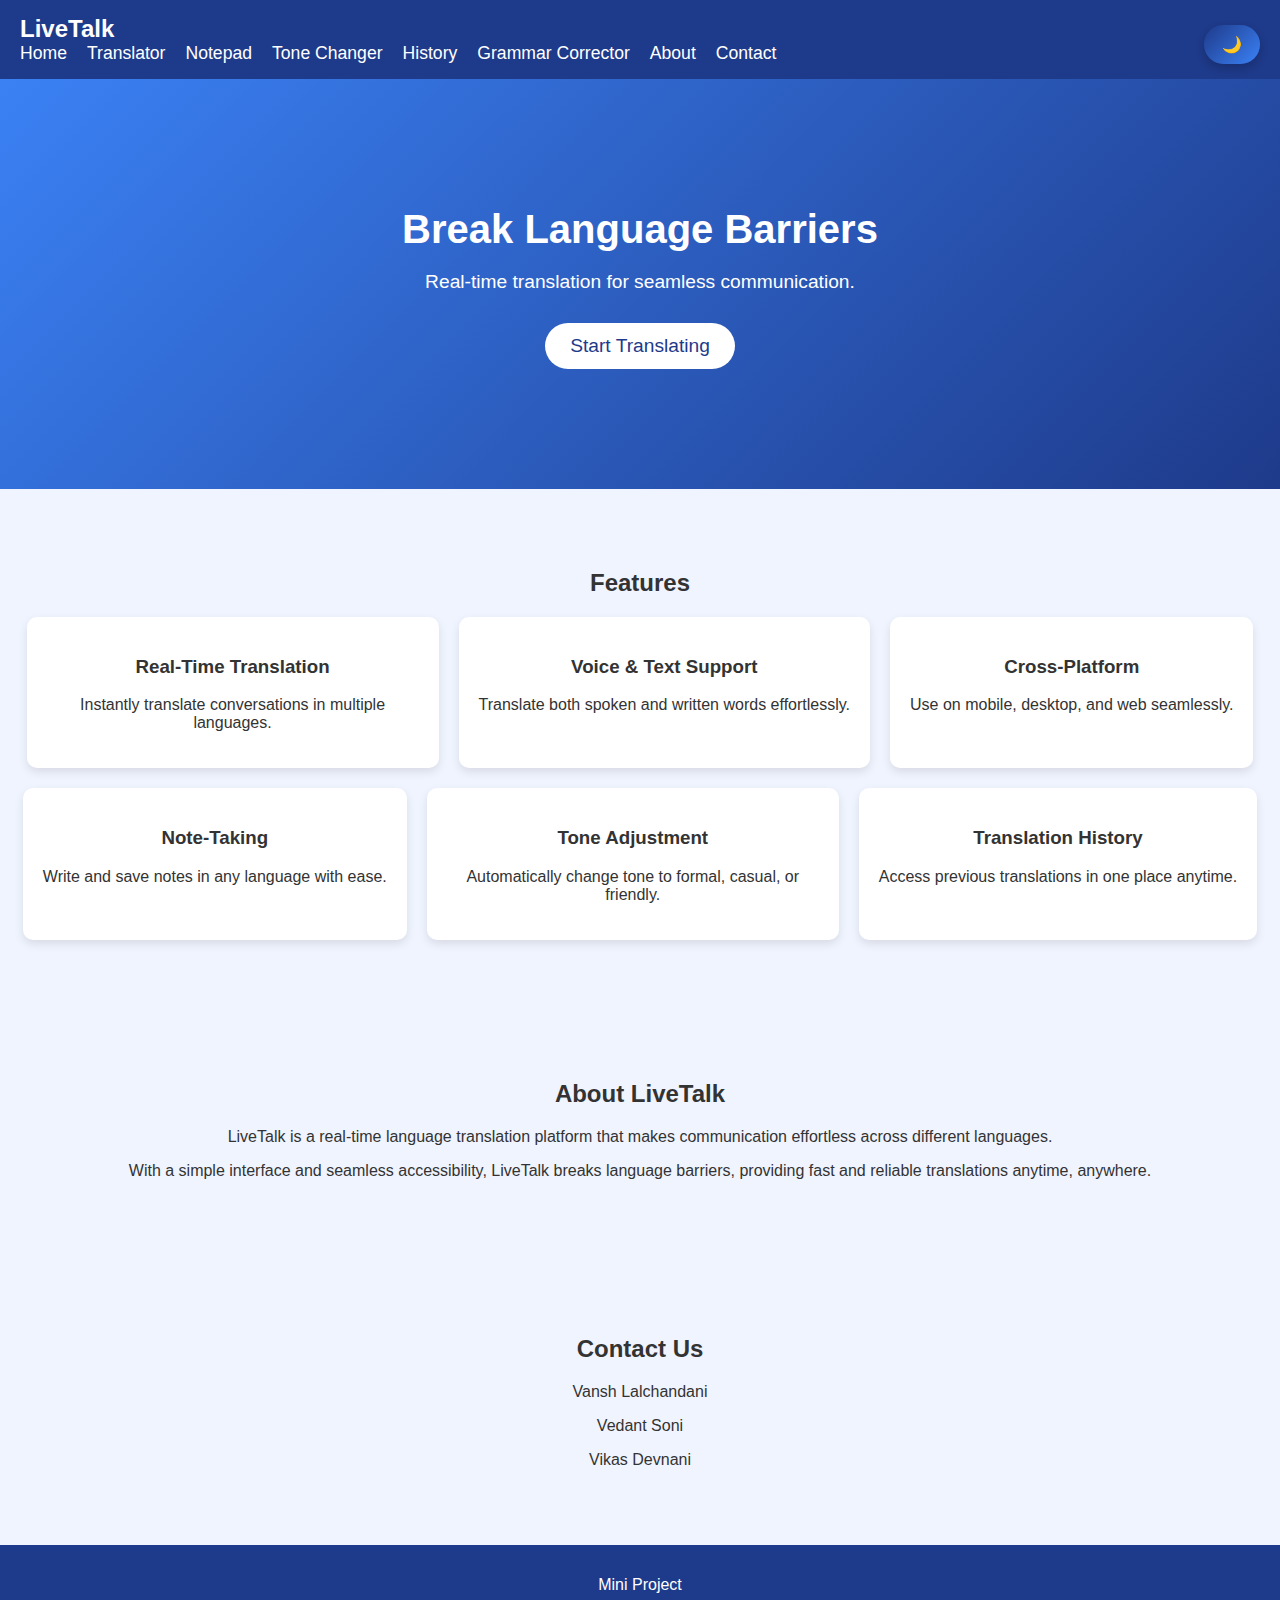
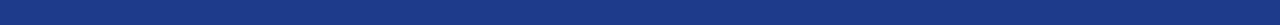
<file: index.html>
<!DOCTYPE html>
<html lang="en">
<head>
  <meta charset="UTF-8" />
  <meta name="viewport" content="width=device-width, initial-scale=1.0"/>
  <title>LiveTalk - Break Language Barriers</title>
  <link rel="stylesheet" href="styles.css" />
  <script defer src="index.js"></script>
</head>
<body>
  <header>
    <nav>
      <div class="logo">LiveTalk</div>
      <ul>
        <li><a href="index.html">Home</a></li>
        <li><a href="translator.html">Translator</a></li>
        <li><a href="notepad.html">Notepad</a></li>
        <li><a href="tone-changer.html">Tone Changer</a></li>
        <li><a href="history.html">History</a></li>
        <li><a href="grammar-corrector.html">Grammar Corrector</a></li>
        <li><a href="#about">About</a></li>
        <li><a href="#contact">Contact</a></li>
      </ul>
    </nav>
    <button id="night-mode-toggle">night</button>
  </header>

  <section class="hero">
    <h1>Break Language Barriers</h1>
    <p>Real-time translation for seamless communication.</p>
    <a href="translator.html"><button>Start Translating</button></a>
  </section>

  <section id="features">
    <h2>Features</h2>
    <div class="feature-grid">
      <div class="feature">
        <h3>Real-Time Translation</h3>
        <p>Instantly translate conversations in multiple languages.</p>
      </div>
      <div class="feature">
        <h3>Voice & Text Support</h3>
        <p>Translate both spoken and written words effortlessly.</p>
      </div>
      <div class="feature">
        <h3>Cross-Platform</h3>
        <p>Use on mobile, desktop, and web seamlessly.</p>
      </div>
      <div class="feature">
        <h3>Note-Taking</h3>
        <p>Write and save notes in any language with ease.</p>
      </div>
      <div class="feature">
        <h3>Tone Adjustment</h3>
        <p>Automatically change tone to formal, casual, or friendly.</p>
      </div>
      <div class="feature">
        <h3>Translation History</h3>
        <p>Access previous translations in one place anytime.</p>
      </div>
    </div>
  </section>

  <section id="about">
    <h2>About LiveTalk</h2>
    <p>LiveTalk is a real-time language translation platform that makes communication effortless across different languages.</p>
    <p>With a simple interface and seamless accessibility, LiveTalk breaks language barriers, providing fast and reliable translations anytime, anywhere.</p>
  </section>

  <section id="contact">
    <h2>Contact Us</h2>
    <p>Vansh Lalchandani</p>
    <p>Vedant Soni</p>
    <p>Vikas Devnani</p>
  </section>

  <footer>
    <p>Mini Project</p>
  </footer>
</body>
</html>
</file>
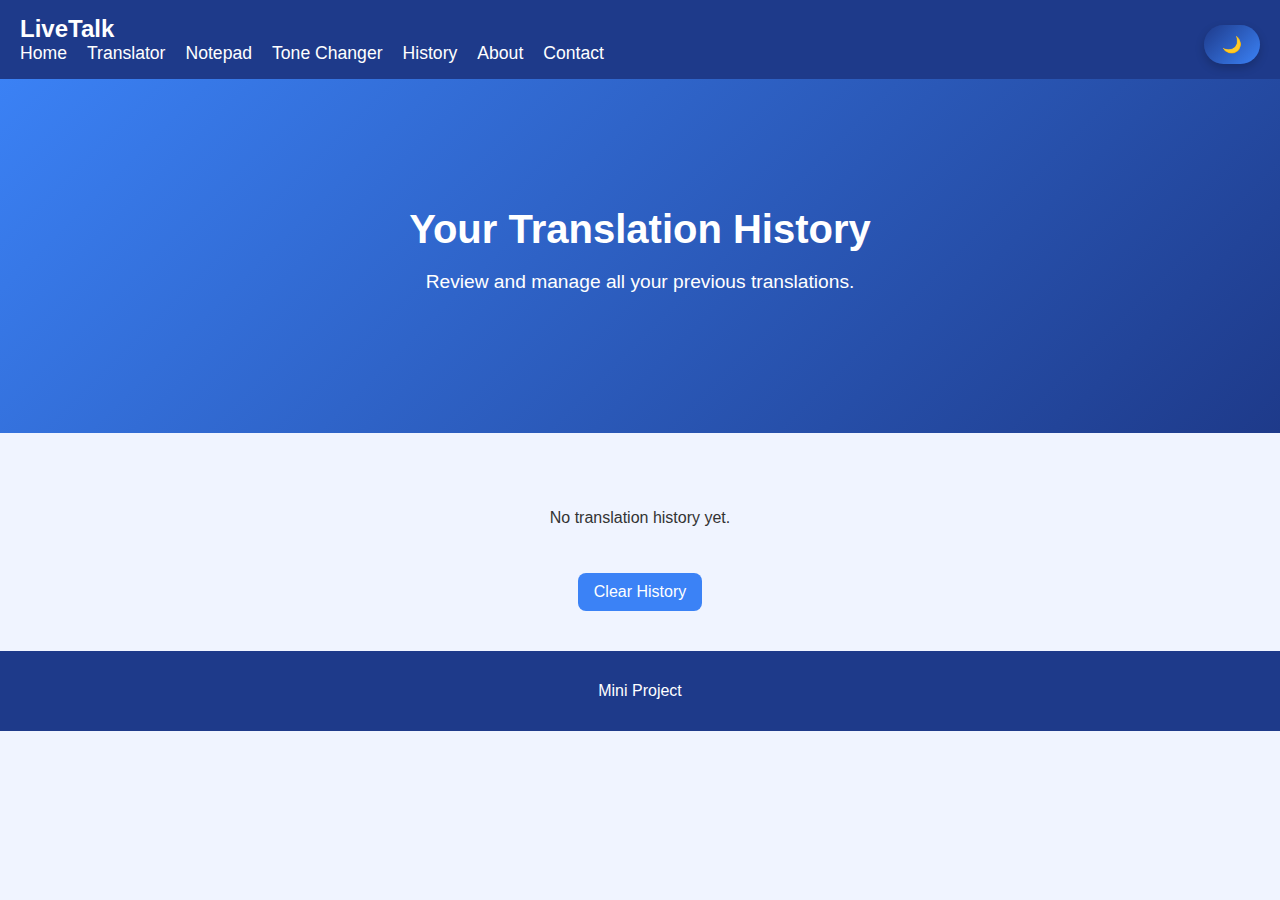
<file: history.html>
<!DOCTYPE html>
<html lang="en">
<head>
  <meta charset="UTF-8" />
  <meta name="viewport" content="width=device-width, initial-scale=1.0"/>
  <title>Translation History - LiveTalk</title>
  <link rel="stylesheet" href="styles.css" />
  <script defer src="history.js"></script>
</head>
<body>
  <header>
    <nav>
      <div class="logo">LiveTalk</div>
      <ul>
        <li><a href="index.html">Home</a></li>
        <li><a href="translator.html">Translator</a></li>
        <li><a href="notepad.html">Notepad</a></li>
        <li><a href="tone-changer.html">Tone Changer</a></li>
        <li><a href="history.html">History</a></li>
        <li><a href="#about">About</a></li>
        <li><a href="#contact">Contact</a></li>
      </ul>
    </nav>
    <button id="night-mode-toggle">🌙</button>
  </header>

  <section id="history" class="hero">
    <h1>Your Translation History</h1>
    <p>Review and manage all your previous translations.</p>
  </section>

  <section id="history-section">
    <div id="history-list"></div>
    <div class="actions">
      <button class="action-btn" id="clear-history">Clear History</button>
    </div>
  </section>

  <footer>
    <p>Mini Project</p>
  </footer>
</body>
</html>
</file>
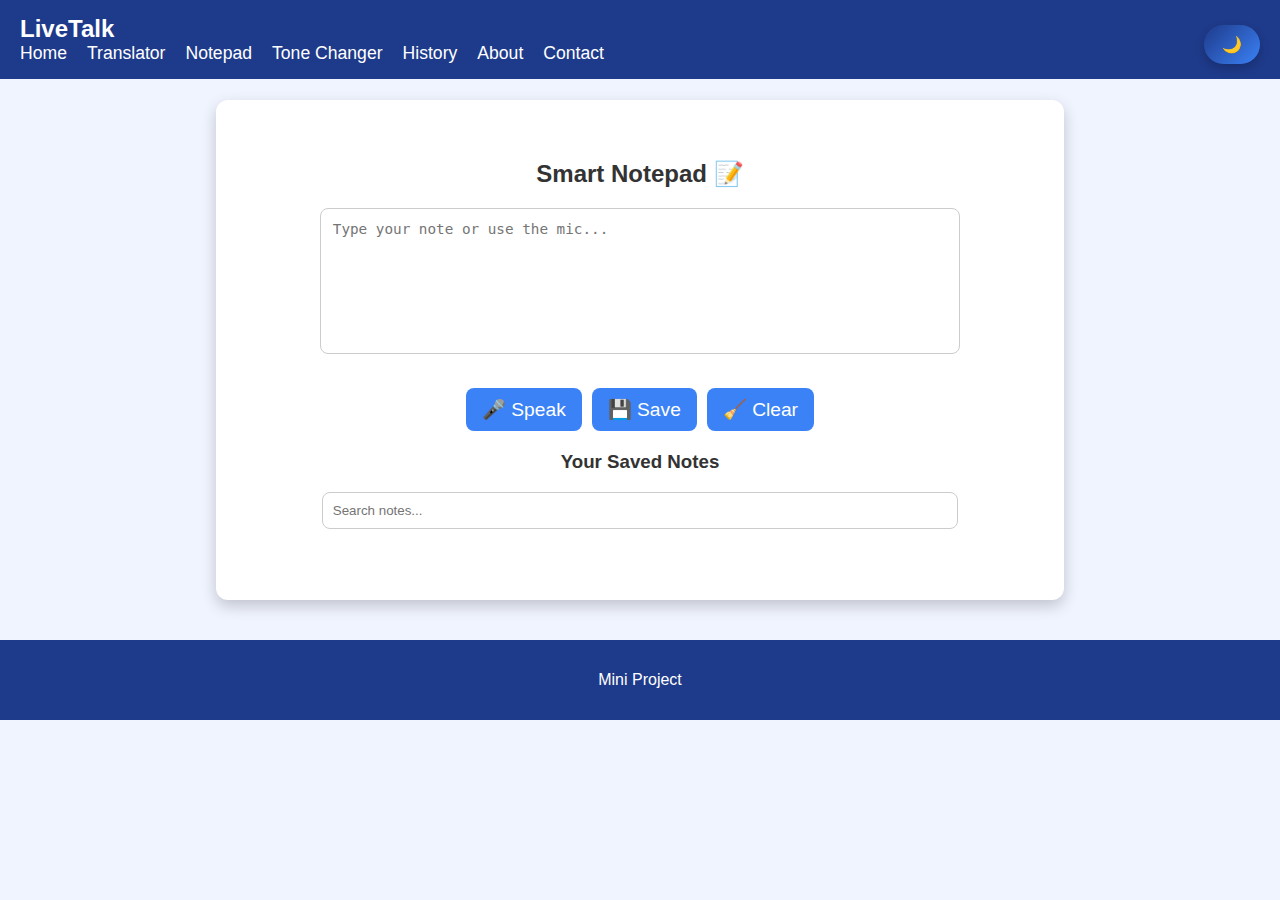
<file: notepad.html>
<!DOCTYPE html>
<html lang="en">
<head>
  <meta charset="UTF-8" />
  <meta name="viewport" content="width=device-width, initial-scale=1.0"/>
  <title>LiveTalk Notepad</title>
  <link rel="stylesheet" href="styles.css" />
  <script defer src="notepad.js"></script>
</head>
<body>
  <header>
    <nav>
      <div class="logo">LiveTalk</div>
      <ul>
        <li><a href="index.html">Home</a></li>
        <li><a href="translator.html">Translator</a></li>
        <li><a href="notepad.html">Notepad</a></li>
        <li><a href="tone-changer.html">Tone Changer</a></li>
        <li><a href="history.html">History</a></li>
        <li><a href="#about">About</a></li>
        <li><a href="#contact">Contact</a></li>
      </ul>
    </nav>
    <button id="night-mode-toggle">🌙</button>
  </header>

  <main>
    <section id="notepad">
      <h2>Smart Notepad 📝</h2>

      <textarea id="note-input" placeholder="Type your note or use the mic..." rows="6"></textarea>

      <div class="actions">
        <button id="speech-to-text-btn">🎤 Speak</button>
        <button id="save-note-btn">💾 Save</button>
        <button id="clear-note-btn">🧹 Clear</button>
      </div>

      <div id="notes-section">
        <h3>Your Saved Notes</h3>
        <input type="text" id="search-notes" placeholder="Search notes..." />
        <ul id="notes-list"></ul>
      </div>
    </section>
  </main>

  <footer>
    <p>Mini Project</p>
  </footer>
</body>
</html>
</file>
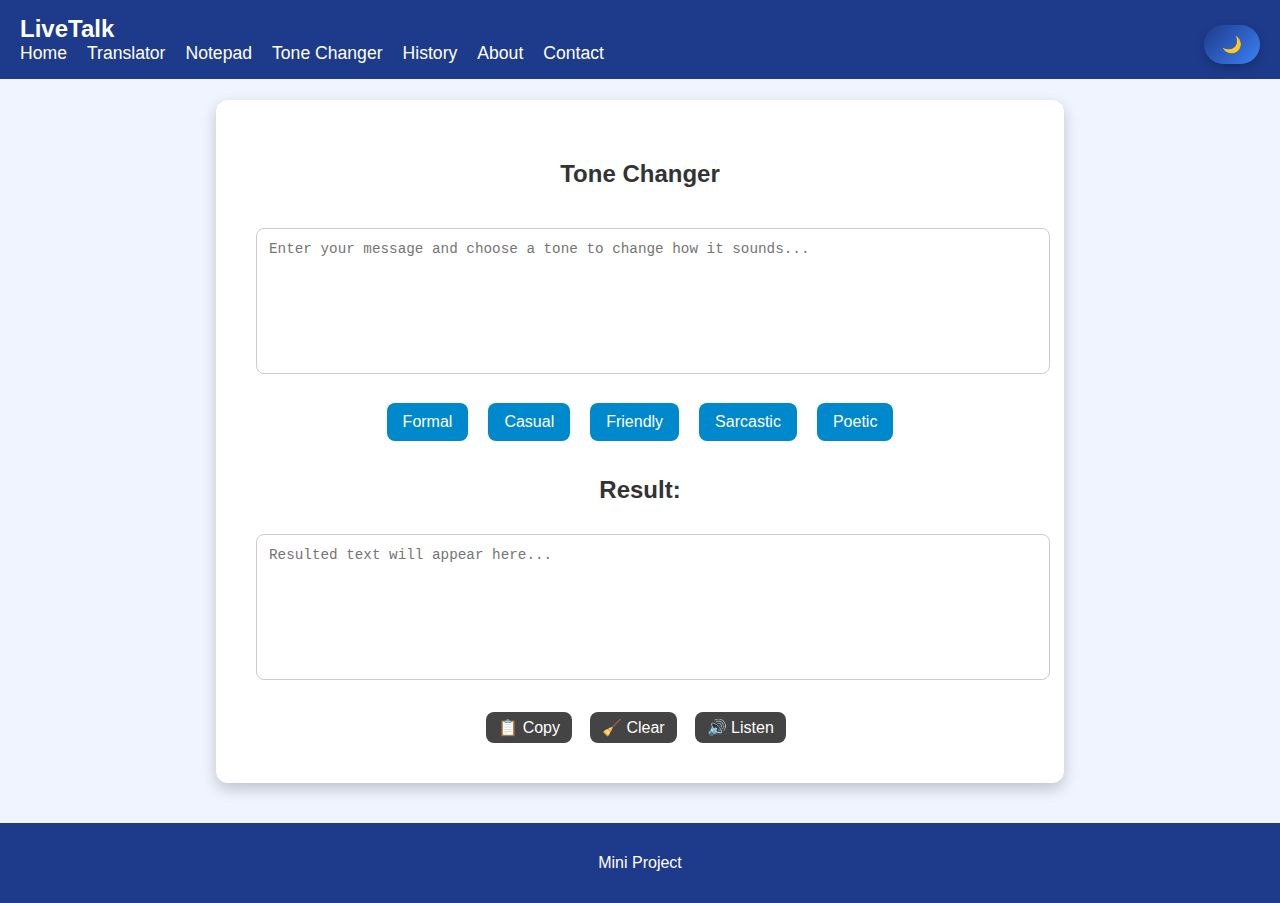
<file: tone-changer.html>
<!DOCTYPE html>
<html lang="en">
<head>
  <meta charset="UTF-8" />
  <meta name="viewport" content="width=device-width, initial-scale=1.0"/>
  <title>Tone Changer - LiveTalk</title>
  <link rel="stylesheet" href="styles.css" />
  <script defer src="tone-changer.js"></script>
  <style>
    .action-btn {
      margin-top: 8px;
      margin-right: 8px;
      padding: 6px 12px;
      border-radius: 8px;
      cursor: pointer;
      border: none;
      background-color: #444;
      color: white;
    }

    .tone-buttons button {
      margin: 5px;
      padding: 10px 16px;
      border-radius: 8px;
      cursor: pointer;
      border: none;
      background-color: #0088cc;
      color: white;
    }

    #tone-output {
      width: 100%;
      min-height: 120px;
      margin-top: 10px;
    }
  </style>
</head>
<body>
  <header>
    <nav>
      <div class="logo">LiveTalk</div>
      <ul>
        <li><a href="index.html">Home</a></li>
        <li><a href="translator.html">Translator</a></li>
        <li><a href="notepad.html">Notepad</a></li>
        <li><a href="tone-changer.html" class="active">Tone Changer</a></li>
        <li><a href="history.html">History</a></li>
        <li><a href="#about">About</a></li>
        <li><a href="#contact">Contact</a></li>
      </ul>
    </nav>
    <button id="night-mode-toggle">🌙</button>
  </header>

  <main>
    <section id="tone-changer">
      <h2>Tone Changer</h2>

      <textarea id="inputText" placeholder="Enter your message and choose a tone to change how it sounds..."></textarea>

      <div class="tone-buttons">
        <button onclick="changeTone('formal')">Formal</button>
        <button onclick="changeTone('casual')">Casual</button>
        <button onclick="changeTone('friendly')">Friendly</button>
        <button onclick="changeTone('sarcastic')">Sarcastic</button>
        <button onclick="changeTone('poetic')">Poetic</button>
      </div>

      <div id="tone-result">
        <h2>Result:</h2>
        <textarea id="tone-output" placeholder="Resulted text will appear here..." readonly></textarea>

        <div class="actions">
          <button id="copy-btn" class="action-btn">📋 Copy</button>
          <button id="clear-btn" class="action-btn">🧹 Clear</button>
          <button id="listen-btn" class="action-btn">🔊 Listen</button>
        </div>
      </div>
    </section>
  </main>

  <footer>
    <p>Mini Project</p>
  </footer>
</body>
</html>
</file>
<file: styles.css>
/* ========== BASE RESET & GENERAL STYLES ========== */
body {
    font-family: Arial, sans-serif;
    background-color: #f0f4ff;
    margin: 0;
    padding: 60px 0 0;
    color: #333;
  }
  
  textarea {
    width: 80%;
    padding: 12px;
    font-size: 1.1em;
    border-radius: 8px;
    border: 1px solid #ccc;
    resize: none;
    min-height: 120px;
    transition: all 0.3s ease-in-out;
  }
  
  textarea:focus {
    border-color: #3B82F6;
    box-shadow: 0 0 10px rgba(59, 130, 246, 0.3);
    outline: none;
  }
  
  button {
    background-color: #3B82F6;
    color: white;
    border: none;
    padding: 10px 16px;
    font-size: 1.2em;
    cursor: pointer;
    border-radius: 8px;
    transition: background-color 0.3s ease;
    margin-top: 10px;
  }
  
  button:hover {
    background-color: black;
  }
  
  .actions {
    margin-top: 20px;
    display: flex;
    gap: 10px;
    justify-content: center;
  }
  
/* ========== HEADER ========== */
header {
  background-color: #1E3A8A;
  padding: 15px 20px;
  display: flex;
  justify-content: space-between;
  align-items: center;
  color: white;
  position: fixed;
  top: 0;
  width: 100%;
  z-index: 1000;
}

.logo {
  font-size: 1.5em;
  font-weight: bold;
}

nav ul {
  list-style: none;
  display: flex;
  gap: 20px;
  margin: 0;
  padding: 0;
}

nav ul li a {
  position: relative;
  text-decoration: none;
  color: white;
  font-size: 1.1em;
  transition: color 0.3s ease;
}

nav ul li a::after {
  content: '';
  position: absolute;
  left: 0;
  bottom: -4px;
  height: 2px;
  width: 0%;
  background-color: #9bbcf9;
  transition: width 0.3s ease;
}

nav ul li a:hover::after {
  width: 100%;
}

/* ========== HERO SECTION ========== */
.hero {
  text-align: center;
  padding: 120px 20px;
  background: linear-gradient(135deg, #3B82F6, #1E3A8A);
  color: white;
}

.hero h1 {
  font-size: 2.5em;
  margin-bottom: 10px;
}

.hero p {
  font-size: 1.2em;
  margin-bottom: 20px;
}

.hero button {
  background-color: white;
  color: #1E3A8A;
  padding: 12px 25px;
  border: none;
  border-radius: 25px;
  font-size: 1.2em;
  cursor: pointer;
  transition: background-color 0.3s ease-in-out, transform 0.3s ease-in-out;
}

.hero button:hover {
  background-color: black;
  color: white;
  transition: background-color 0.3s ease-in-out, transform 0.3s ease-in-out;
}

  /* ========== FEATURES, ABOUT, CONTACT ========== */
  #features,
  #about,
  #contact {
    padding: 60px 20px;
    text-align: center;
  }
  
  .feature-grid {
    display: flex;
    justify-content: center;
    gap: 20px;
    margin-top: 20px;
    flex-wrap: wrap;
  }
  
  .feature {
    background-color: white;
    padding: 20px;
    border-radius: 10px;
    box-shadow: 0px 4px 10px rgba(0, 0, 0, 0.1);
    max-width: 300px;
  }
  
  /* ========== TRANSLATOR PAGE ========== */
  #translator {
    text-align: center;
    background-color: white;
    padding: 40px;
    border-radius: 12px;
    box-shadow: 0px 6px 15px rgba(0, 0, 0, 0.2);
    margin: 40px auto;
    width: 60%;
    transition: all 0.4s ease-in-out;
  }
  
  .language-selection {
    display: flex;
    align-items: center;
    justify-content: center;
    gap: 10px;
    margin-bottom: 15px;
  }
  
  .language-selection label {
    font-size: 1.2em;
    font-weight: bold;
  }
  
  .language-selection select {
    padding: 10px 15px;
    border: 2px solid #1E3A8A;
    border-radius: 8px;
    background-color: #f8f9fa;
    color: #333;
    font-size: 16px;
    cursor: pointer;
    appearance: none;
    outline: none;
  
    background-image: url('data:image/svg+xml;utf8,<svg xmlns="http://www.w3.org/2000/svg" fill="black" viewBox="0 0 24 24"><path d="M7 10l5 5 5-5z"/></svg>');
    background-repeat: no-repeat;
    background-position: right 10px center;
    background-size: 12px;
    padding-right: 30px;
  }
  
  .language-selection select:hover {
    background-color: #e7e7e7;
  }
  
  .language-selection select:focus {
    border-color: #2563eb;
    background-color: #fff;
  }
  
  #swap-languages {
    display: flex;
    align-items: center;
    justify-content: center;
    width: 40px;
    height: 40px;
    background-color: #3B82F6;
    color: white;
    border: none;
    font-size: 1.2em;
    cursor: pointer;
    border-radius: 50%;
    transition: background-color 0.3s ease-in-out, transform 0.3s ease-in-out;
  }
  
  #swap-languages:hover {
    background-color: black;
    transform: scale(1.1);
  }
  
  /* ========== NOTEPAD PAGE ========== */
  #notepad {
    text-align: center;
    background-color: white;
    padding: 40px;
    border-radius: 12px;
    box-shadow: 0px 6px 15px rgba(0, 0, 0, 0.2);
    margin: 40px auto;
    width: 60%;
  }
  
  #notes-section {
    margin-top: 20px;
  }
  
  #search-notes {
    padding: 10px;
    width: 80%;
    margin-bottom: 15px;
    border-radius: 8px;
    border: 1px solid #ccc;
  }

  /* ========== TONE CHANGER PAGE ========== */
  #tone-changer {
  text-align: center;
  background-color: white;
  padding: 40px;
  border-radius: 12px;
  box-shadow: 0px 6px 15px rgba(0, 0, 0, 0.2);
  margin: 40px auto;
  width: 60%;
  transition: all 0.4s ease-in-out;
  }

  #tone-changer textarea {
  width: 100%;
  padding: 12px;
  font-size: 1.1em;
  border-radius: 8px;
  border: 1px solid #ccc;
  resize: none;
  min-height: 120px;
  transition: all 0.3s ease-in-out;
  margin-top: 20px;
  }

  .tone-buttons {
  display: flex;
  justify-content: center;
  gap: 10px;
  flex-wrap: wrap;
  margin-top: 20px;
  }

  .tone-buttons button {
  background-color: #3B82F6;
  color: white;
  border: none;
  padding: 10px 16px;
  font-size: 1em;
  cursor: pointer;
  border-radius: 8px;
  transition: background-color 0.3s ease;
  }

  .tone-buttons button:hover {
  background-color: black;
  }

  #tone-result {
  margin-top: 30px;
  }

  #tone-result h2 {
  margin-bottom: 10px;
  font-size: 1.5em;
  }

  #tone-output {
  width: 100%;
  min-height: 120px;
  padding: 12px;
  font-size: 1.1em;
  border-radius: 8px;
  border: 1px solid #ccc;
  resize: none;
  background-color: white;
  }

.actions {
  margin-top: 20px;
  display: flex;
  gap: 10px;
  justify-content: center;
  }

  .action-btn {
  padding: 10px 16px;
  font-size: 1em;
  border: none;
  border-radius: 8px;
  background-color: #3B82F6;
  color: white;
  cursor: pointer;
  transition: background-color 0.3s ease;
  }

  .action-btn:hover {
  background-color: black;
  }

/* ========== HISTORY PAGE ========== */
#history-section {
  padding: 40px 20px;
  text-align: center;
}

#history-list {
  display: flex;
  flex-direction: column;
  gap: 20px;
  max-width: 800px;
  margin: 20px auto 0;
}

.history-item {
  background-color: white;
  padding: 20px;
  border-radius: 12px;
  box-shadow: 0px 4px 12px rgba(0, 0, 0, 0.1);
  text-align: left;
  transition: all 0.3s ease;
}

.history-item:hover {
  transform: scale(1.02);
}

.history-original,
.history-translated {
  margin-bottom: 10px;
  font-size: 1.1em;
  line-height: 1.5;
}

.history-original strong {
  color: #1E3A8A;
}

.history-meta {
  font-size: 0.9em;
  color: #777;
}

/* ========== GRAMMAR CORRECTOR PAGE ========== */
#grammar-corrector {
  text-align: center;
  background-color: white;
  padding: 40px;
  border-radius: 12px;
  box-shadow: 0px 6px 15px rgba(0, 0, 0, 0.2);
  margin: 40px auto;
  width: 60%;
}

#grammar-corrector textarea {
  width: 80%;
  padding: 12px;
  font-size: 1.1em;
  border-radius: 8px;
  border: 1px solid #ccc;
  resize: none;
  min-height: 120px;
  transition: all 0.3s ease-in-out;
}

#grammar-corrector textarea:focus {
  border-color: #3B82F6;
  box-shadow: 0 0 10px rgba(59, 130, 246, 0.3);
  outline: none;
}

#grammar-corrector .actions {
  margin-top: 20px;
  display: flex;
  gap: 10px;
  justify-content: center;
}

  /* ========== FOOTER ========== */
  footer {
    background-color: #1E3A8A;
    color: white;
    text-align: center;
    padding: 15px 0;
  }
  
  /* ========== DARK MODE ========== */
  .dark-mode {
    background-color: #121212;
    color: #e0e0e0;
    transition: background-color 0.5s, color 0.5s;
  }
  
  .dark-mode header,
  .dark-mode footer {
    background-color: #1f1f1f;
  }
  
  .dark-mode nav ul li a {
    color: #9bbcf9;
  }

  .dark-mode .hero {
    background: linear-gradient(135deg, #222831, #171c23);
  }
  
  .dark-mode .hero button,
  .dark-mode button {
    background-color: #2c2c2c;
    color: #e0e0e0;
    border: 1px solid #555;
  }

  .dark-mode button:hover {
    background-color: #1e1e1e ;
  }
  .dark-mode textarea,
  .dark-mode #grammar-corrector textarea,
  .dark-mode #search-notes,
  .dark-mode #inputText ,
  .dark-mode #tone-output {
  background-color: #252525;
  color: #e0e0e0;
  border: 1px solid #444;
  }

  .dark-mode #translator,
  .dark-mode #notepad,
  .dark-mode #grammar-corrector,
  .dark-mode #tone-changer,
  .dark-mode #history,
  .dark-mode .feature {
    background-color: #1e1e1e;
    color: white;
    box-shadow: 0px 6px 15px rgba(255, 255, 255, 0.05);
  }
  
  .dark-mode #swap-languages {
    background-color: #222831;
    color: #9bbcf9;
    border: 2px solid #9bbcf9;
  }
  
  .dark-mode #swap-languages:hover {
    background-color: #9bbcf9;
    color: #222831;
  }
  
  
  /* ========== NIGHT MODE TOGGLE ========== */
  #night-mode-toggle {
    position: fixed;
    top: 15px;
    right: 20px;
    background: linear-gradient(135deg, #1e3a8a, #3b82f6);
    color: white;
    border: none;
    padding: 10px 18px;
    font-size: 1em;
    font-weight: bold;
    cursor: pointer;
    border-radius: 30px;
    transition: all 0.4s ease-in-out;
    box-shadow: 0 4px 10px rgba(0, 0, 0, 0.2);
    z-index: 1100;
    display: flex;
    align-items: center;
    gap: 8px;
  }
  
  #night-mode-toggle:hover {
    background: linear-gradient(135deg, #2563eb, #1e40af);
    box-shadow: 0 0 5px rgba(59, 130, 246, 0.6);
  }
  
/* ========== RESPONSIVE MEDIA QUERIES ========== */

/* Mobile devices: 0 - 599px */
@media (max-width: 599px) {
  body {
    font-size: 14px;
    padding-top: 70px;
  }

  header,
  footer {
    flex-direction: column;
    text-align: center;
  }

  nav ul {
    flex-direction: column;
    gap: 10px;
  }

  .hero h1 {
    font-size: 2em;
  }

  .hero p {
    font-size: 1em;
  }

  .hero button {
    font-size: 1em;
    padding: 10px 20px;
  }

  #translator,
  #notepad,
  #tone-changer,
  #history-list {
    width: 90%;
    margin: 20px auto;
    padding: 20px;
  }

  .feature-grid {
    flex-direction: column;
    align-items: center;
  }

  .feature {
    max-width: 100%;
  }

  textarea,
  #search-notes,
  .language-selection select,
  .tone-buttons button {
    width: 100%;
  }

  #night-mode-toggle {
    top: 10px;
    right: 10px;
    padding: 6px 12px;
    font-size: 0.85em;
  }

  .language-selection {
    flex-direction: column;
    gap: 8px;
  }

  .tone-buttons {
    flex-direction: column;
  }

  .actions {
    flex-direction: column;
  }
}

/* Tablets: 600px - 767px */
@media (min-width: 600px) and (max-width: 767px) {
  .feature {
    max-width: 90%;
  }

  #translator,
  #notepad,
  #tone-changer {
    width: 85%;
  }

  textarea,
  #search-notes {
    width: 90%;
  }
}

@media (max-width: 1024px) {
  nav {
    display: flex;
    justify-content: center;
    background-color: #1E3A8A;
    position: relative;
    padding: 10px 0;
  }

  .dark-mode nav {
    background-color: #1f1f1f;
  }

  nav ul {
    display: flex;
    flex-direction: column;
    gap: 0;
    background-color: #1E3A8A;
    width: 100%;
    position: absolute;
    top: 100%;
    left: 0;
    transform: translateY(-200%);
    transition: transform 0.3s ease;
    z-index: 999;
  }

  .dark-mode nav ul {
    background-color: #1f1f1f;
  }

  nav:hover ul {
    transform: translateY(0);
  }

  nav ul li {
    text-align: center;
    border-bottom: 1px solid rgba(255, 255, 255, 0.1);
  }

  .dark-mode nav ul li {
    border-bottom: 1px solid rgba(255, 255, 255, 0.08);
  }

  nav ul li a {
    display: block;
    padding: 15px 0;
    color: white;
    text-decoration: none;
    font-weight: 500;
    position: relative;
  }

  .dark-mode nav ul li a {
    color: #9bbcf9;
  }

  .logo {
    position: relative;
    color: white;
    font-weight: bold;
    font-size: 1.5em;
    padding-right: 25px; 
    display: inline-block;
  }

  .dark-mode .logo {
    color: white;
  }

  .logo::after {
    content: "▾";
    font-size: 0.7em;
    position: absolute;
    right: 0;
    top: 50%;
    transform: translateY(-50%) rotate(0deg);
    color: white;
    transition: transform 0.3s ease;
    pointer-events: none;
  }

  .dark-mode .logo::after {
    color: #9bbcf9;
  }

  nav:hover .logo::after {
    transform: translateY(-50%) rotate(180deg);
  }

  nav ul li a::after {
    content: '';
    position: absolute;
    left: 0;
    top: 0;
    height: 100%;
    width: 0%;
    background-color: #334e9e;
    z-index: -1;
    transition: width 0.3s ease;
  }

  .dark-mode nav ul li a::after {
    background-color: #2c2c2c;
  }

  nav ul li a:hover::after {
    width: 100%;
  }
}


/* Desktops: 1024px and up */
@media (min-width: 1024px) {
  .feature {
    max-width: 30%;
  }

  #translator,
  #notepad,
  #tone-changer {
    width: 60%;
  }

  textarea,
  #search-notes {
    width: 80%;
  }
}
</file>
